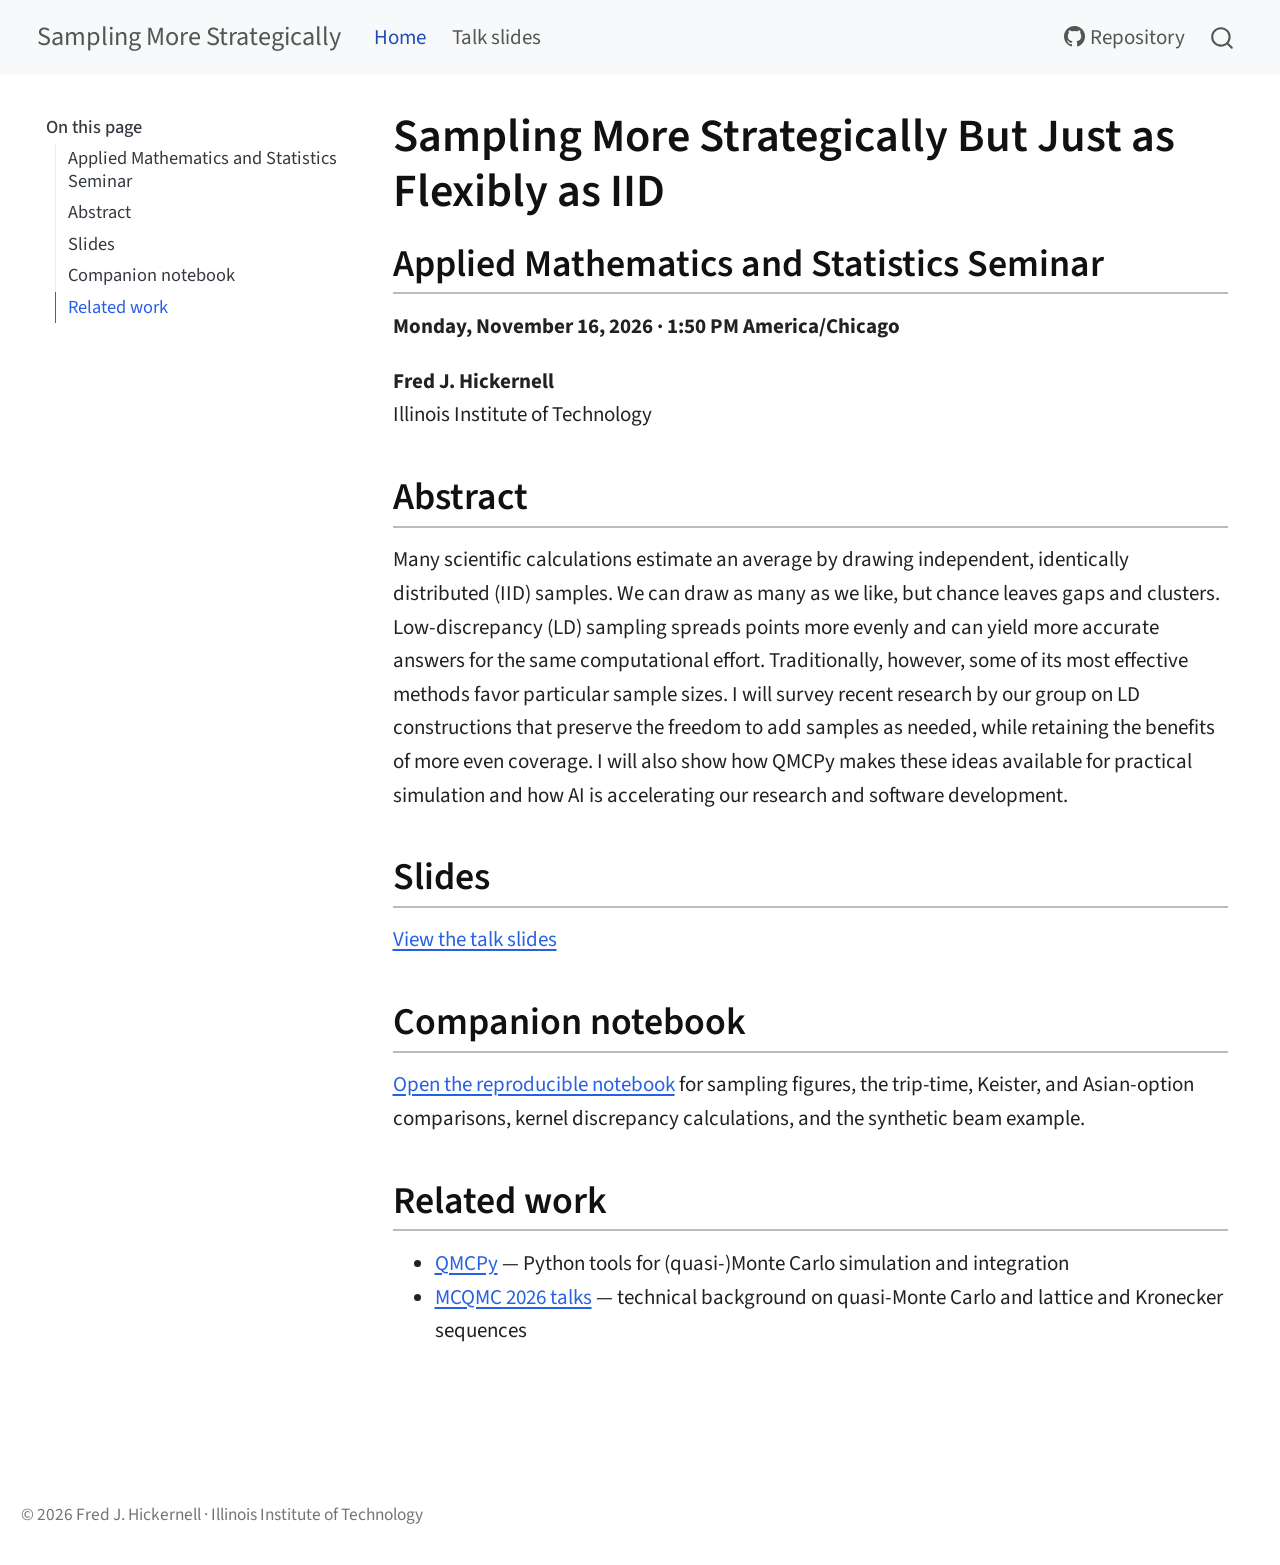
<file: index.html>
<!DOCTYPE html>
<html xmlns="http://www.w3.org/1999/xhtml" lang="en" xml:lang="en"><head>

<meta charset="utf-8">
<meta name="generator" content="quarto-1.11.9">

<meta name="viewport" content="width=device-width, initial-scale=1.0, user-scalable=yes">


<title>Sampling More Strategically But Just as Flexibly as IID – Sampling More Strategically</title>
<style>
/* Default styles provided by pandoc.
** See https://pandoc.org/MANUAL.html#variables-for-html for config info.
*/
span.smallcaps{font-variant: small-caps;}
div.columns{display: flex; gap: 1.5em;}
div.column{flex: auto;}
@media screen {
div.columns{gap: min(4vw, 1.5em);}
div.column{overflow-x: auto;}
}
div.hanging-indent{margin-left: 1.5em; text-indent: -1.5em;}
ul.task-list{list-style: none;}
ul.task-list li input[type="checkbox"] {
  width: 0.8em;
  margin: 0 0.8em 0.2em -1em; /* quarto-specific, see https://github.com/quarto-dev/quarto-cli/issues/4556 */ 
  vertical-align: middle;
}
</style>


<script src="site_libs/quarto-nav/quarto-nav.js"></script>
<script src="site_libs/quarto-nav/headroom.min.js"></script>
<script src="site_libs/clipboard/clipboard.min.js"></script>
<script src="site_libs/quarto-search/autocomplete.umd.js"></script>
<script src="site_libs/quarto-search/fuse.min.js"></script>
<script src="site_libs/quarto-search/quarto-search.js"></script>
<meta name="quarto:offset" content="./">
<script src="site_libs/quarto-html/quarto.js" type="module"></script>
<script src="site_libs/quarto-html/tabsets/tabsets.js" type="module"></script>
<script src="site_libs/quarto-html/scrollable-regions/scrollable-regions.js" type="module"></script>
<script src="site_libs/quarto-html/popper.min.js"></script>
<script src="site_libs/quarto-html/tippy.umd.min.js"></script>
<script src="site_libs/quarto-html/anchor.min.js"></script>
<link href="site_libs/quarto-html/tippy.css" rel="stylesheet">
<link href="site_libs/quarto-html/quarto-syntax-highlighting-63b5708e65d6cd79cd7618c58d0c21e7.css" rel="stylesheet" id="quarto-text-highlighting-styles">
<script src="site_libs/bootstrap/bootstrap.min.js"></script>
<link href="site_libs/bootstrap/bootstrap-icons.css" rel="stylesheet">
<link href="site_libs/bootstrap/bootstrap-d68023ae69ce96d6f708ba6e81768b6c.min.css" rel="stylesheet" append-hash="true" id="quarto-bootstrap" data-mode="light">
<script id="quarto-search-options" type="application/json">{
  "location": "navbar",
  "copy-button": false,
  "collapse-after": 3,
  "panel-placement": "end",
  "type": "overlay",
  "limit": 50,
  "keyboard-shortcut": [
    "f",
    "/",
    "s"
  ],
  "show-item-context": false,
  "language": {
    "search-no-results-text": "No results",
    "search-matching-documents-text": "matching documents",
    "search-copy-link-title": "Copy link to search",
    "search-hide-matches-text": "Hide additional matches",
    "search-more-match-text": "more match in this document",
    "search-more-matches-text": "more matches in this document",
    "search-clear-button-title": "Clear",
    "search-text-placeholder": "",
    "search-detached-cancel-button-title": "Cancel",
    "search-submit-button-title": "Submit",
    "search-label": "Search"
  }
}</script>
<script>
  // Shared semantic notation for MathJax in Quarto RevealJS slides.
  // A string defines a zero-argument macro; [replacement, n] defines one
  // with n arguments. Backslashes are escaped for JavaScript strings.
  // The companion hickernell-latex-macros.tex is not yet synchronized with
  // this registry; equivalent definitions should eventually share one source.
  window.MathJax = {
    startup: {
      typeset: false,
      pageReady: () => {
        const typesetAndLayout = (() => {
          let busy = false;
          let queued = false;

          const run = async () => {
            if (busy) {
              queued = true;
              return;
            }
            busy = true;
            queued = false;

            try {
              await MathJax.typesetPromise();
              if (window.Reveal && typeof Reveal.layout === "function") {
                Reveal.layout();
              }
            } finally {
              busy = false;
              if (queued) {
                requestAnimationFrame(run);
              }
            }
          };

          return () => requestAnimationFrame(run);
        })();

        return MathJax.startup.defaultPageReady().then(() => {
          if (window.Reveal) {
            Reveal.on("ready", typesetAndLayout);
            Reveal.on("slidechanged", typesetAndLayout);
            Reveal.on("fragmentshown", typesetAndLayout);
            Reveal.on("fragmenthidden", typesetAndLayout);
          }
          typesetAndLayout();
        });
      }
    },
    
    svg: {
      mtextInheritFont: true,
      fontCache: "global"
    },
    
    tex: {
      macros: {

        // Presentation helpers
        mathlink: ["\\href{#1}{\\text{\\color{##0f8b8d}{#2}}}", 2],
        yamlref: ["{\\text{#1}}", 1],
        frag: ["{\\class{fragment}{#2}}", 2],
        alert: ["{\\class{alert}{#1}}", 1],
        alerttext: ["{\\class{alert}{\\text{#1}}}", 1],
        alerttextsf: ["{\\class{alert}{\\textsf{#1}}}",1],
        mat: ["{\\mathsf{#1}}", 1],
        tens: ["{\\mathcal{#1}}", 1],
        vct: ["{\\boldsymbol{#1}}", 1],
        notimplies: "\\ \\mathrel{\\not\\!\\!\\!\\Longrightarrow}",
        convas: ["\\xrightarrow{\\mathsf{a.s.}}", 0],
        convp:  ["\\xrightarrow{\\Prob}", 0],
        convd:  ["\\xrightarrow{\\mathsf{d}}", 0],

        nconvas: ["\\mathrel{\\;\\not\\!\\!\\!\\xrightarrow{\\mathsf{a.s.}}}", 0],
        nconvp:  ["\\mathrel{\\;\\not\\!\\xrightarrow{\\Prob}}", 0],
        nconvd:  ["\\mathrel{\\;\\not\\!\\xrightarrow{\\mathsf{d}}}", 0],

        asto: ["\\xrightarrow{\\mathsf{a.s.}}", 0],
        pto:  ["\\xrightarrow{\\Prob}", 0],
        dto:  ["\\xrightarrow{\\mathsf{d}}", 0],

        // Common mathematical operators
        success: "{\\operatorname{succ}}",
        sinc:    "{\\operatorname{sinc}}",
        sech:    "{\\operatorname{sech}}",
        csch:    "{\\operatorname{csch}}",

        // Probability and expectation; exercise notation uses exstar below
        Prob: "{\\mathbb{P}}",
        Ex:   "{\\mathbb{E}}", // expectation, not exercise


        dist:  "{\\operatorname{dist}}",
        Dsc:  "{\\operatorname{D}}",
        ESD:  "{\\operatorname{ESD}}",
        WESD:  "{\\operatorname{WESD}}",
        Vtn:   "{\\operatorname{V}}",
        spn:   "{\\operatorname{span}}",
        sgn:   "{\\operatorname{sgn}}",
        releff: "{\\operatorname{rel-eff}}",
        mse:   "{\\operatorname{mse}}",
        rmse:  "{\\operatorname{rmse}}",
        rank:  "{\\operatorname{rank}}",
        erfc:  "{\\operatorname{erfc}}",
        erf:   "{\\operatorname{erf}}",
        cov:   "{\\operatorname{cov}}",
        cost:  "{\\operatorname{cost}}",
        comp:  "{\\operatorname{comp}}",
        corr:  "{\\operatorname{corr}}",
        diag:  "{\\operatorname{diag}}",
        power: "{\\operatorname{power}}",
        var:   "{\\operatorname{var}}",
        opt:   "{\\operatorname{opt}}",
        brandnew: "{\\operatorname{new}}",
        std:   "{\\operatorname{std}}",
        se:    "{\\operatorname{se}}",
        kurt:  "{\\operatorname{kurt}}",
        med:   "{\\operatorname{med}}",
        vol:   "{\\operatorname{vol}}",
        bias:  "{\\operatorname{bias}}",
        RR:   "{\\mathcal{R}}",
        SS:   "{\\operatorname{SS}}",
        RSS:  "{\\operatorname{RSS}}",
        SST:  "{\\operatorname{SST}}",
        SSR:  "{\\operatorname{SSR}}",
        SSB:  "{\\operatorname{SSB}}",
        SSW:  "{\\operatorname{SSW}}",
        MSB:  "{\\operatorname{MSB}}",
        MSW:  "{\\operatorname{MSW}}",

        // Probability distributions
        Bern:  "{\\operatorname{Bern}}",
        Bin:   "{\\operatorname{Bin}}",
        Unif:  "{\\operatorname{Unif}}",
        Norm:  "{\\operatorname{Norm}}",
        Exp:   "{\\operatorname{Exp}}",
        Gam:   "{\\operatorname{Gamma}}",
        Pois:  "{\\operatorname{Pois}}",
        Geom:  "{\\operatorname{Geom}}",
        Cauchy:"{\\operatorname{Cauchy}}",
        Laplace:"{\\operatorname{Laplace}}",
        Beta:  "{\\operatorname{Beta}}",
        Weibull:"{\\operatorname{Weibull}}",
        Lognorm:"{\\operatorname{Lognormal}}",
        GP:     "{\\operatorname{GP}}",

        argmin: ["\\operatorname*{argmin}", 0],
        argmax: ["\\operatorname*{argmax}", 0],
        Argmin: ["\\argmin\\limits_{#1}", 1],
        Argmax: ["\\argmax\\limits_{#1}", 1],

        sign:  "{\\operatorname{sign}}",
        spann: "{\\operatorname{span}}",
        cond:  "{\\operatorname{cond}}",
        trace: "{\\operatorname{trace}}",
        det:   "{\\operatorname{det}}",
        Si:    "{\\operatorname{Si}}",
        col:   "{\\operatorname{col}}",
        nullspace: "{\\operatorname{null}}",
        Order: "{\\mathcal{O}}",
        logit: "{\\operatorname{logit}}",
        probit: "{\\operatorname{probit}}",

        IIDsim: "\\mathrel{\\stackrel{\\mathrm{IID}}{\\sim}}",
        LDsim:  "\\mathrel{\\stackrel{\\mathrm{LD}}{\\sim}}",
        appxsim: "\\mathrel{\\stackrel{\\cdot}{\\sim}}",

        naturals:  "{\\mathbb{N}}",
        natzero:   "{\\mathbb{N}_0}",
        integers:  "{\\mathbb{Z}}",
        rationals: "{\\mathbb{Q}}",
        reals:     "{\\mathbb{R}}",
        complex:   "{\\mathbb{C}}",
        bbone:     "{\\mathbb{1}}",
        indic:     "{\\mathop{\\mathchoice{\\large\\mathbb{1}}{\\large\\mathbb{1}}{\\mathbb{1}}{\\mathbb{1}}}}",  // indic: enlarged blackboard-bold indicator (uses mathchoice so subscripts scale)

        abs:  ["{\\left\\lvert #1 \\right\\rvert}", 1],
        norm: ["{\\left\\lVert #1 \\right\\rVert}", 1],
        ip:   ["{\\left\\langle #1, #2 \\right\\rangle}", 2],
        dim:   "{\\operatorname{dim}}",
        df:   "{\\mathrm{df}}",
        SE:   "{\\operatorname{SE}}",


        bvec: ["{\\boldsymbol{#1}}", 1],
        avec: ["{\\vec{#1}}", 1],
        vecsym: ["{\\boldsymbol{#1}}", 1],

        va:  "{\\boldsymbol{a}}",
        vb:  "{\\boldsymbol{b}}",
        vc:  "{\\boldsymbol{c}}",
        vd:  "{\\boldsymbol{d}}",
        ve:  "{\\boldsymbol{e}}",
        vf:  "{\\boldsymbol{f}}",
        vg:  "{\\boldsymbol{g}}",
        vh:  "{\\boldsymbol{h}}",
        vi:  "{\\boldsymbol{i}}",
        vj:  "{\\boldsymbol{j}}",
        vk:  "{\\boldsymbol{k}}",
        vl:  "{\\boldsymbol{l}}",
        vm:  "{\\boldsymbol{m}}",
        vn:  "{\\boldsymbol{n}}",
        vo:  "{\\boldsymbol{o}}",
        vp:  "{\\boldsymbol{p}}",
        vq:  "{\\boldsymbol{q}}",
        vr:  "{\\boldsymbol{r}}",
        vs:  "{\\boldsymbol{s}}",
        vt:  "{\\boldsymbol{t}}",
        vu:  "{\\boldsymbol{u}}",
        vv:  "{\\boldsymbol{v}}",
        vw:  "{\\boldsymbol{w}}",
        vx:  "{\\boldsymbol{x}}",
        vy:  "{\\boldsymbol{y}}",
        vz:  "{\\boldsymbol{z}}",

        vA:  "{\\boldsymbol{A}}",
        vB:  "{\\boldsymbol{B}}",
        vC:  "{\\boldsymbol{C}}",
        vD:  "{\\boldsymbol{D}}",
        vE:  "{\\boldsymbol{E}}",
        vF:  "{\\boldsymbol{F}}",
        vG:  "{\\boldsymbol{G}}",
        vH:  "{\\boldsymbol{H}}",
        vI:  "{\\boldsymbol{I}}",
        vJ:  "{\\boldsymbol{J}}",
        vK:  "{\\boldsymbol{K}}",
        vL:  "{\\boldsymbol{L}}",
        vM:  "{\\boldsymbol{M}}",
        vN:  "{\\boldsymbol{N}}",
        vO:  "{\\boldsymbol{O}}",
        vP:  "{\\boldsymbol{P}}",
        vQ:  "{\\boldsymbol{Q}}",
        vR:  "{\\boldsymbol{R}}",
        vS:  "{\\boldsymbol{S}}",
        vT:  "{\\boldsymbol{T}}",
        vU:  "{\\boldsymbol{U}}",
        vV:  "{\\boldsymbol{V}}",
        vW:  "{\\boldsymbol{W}}",
        vX:  "{\\boldsymbol{X}}",
        vY:  "{\\boldsymbol{Y}}",
        vZ:  "{\\boldsymbol{Z}}",

        
        tvf: "{\\widetilde{\\boldsymbol{f}}}",
        tvy: "{\\widetilde{\\boldsymbol{y}}}",
        
        tg:  "{\\widetilde{g}}",
        tK:  "{\\widetilde{K}}",
        tX:  "{\\widetilde{X}}",
        tY:  "{\\widetilde{Y}}",
        tZ:  "{\\widetilde{Z}}",
        tildeh: "{\\widetilde{h}}",

        valpha: "{\\boldsymbol{\\alpha}}",
        vbeta:  "{\\boldsymbol{\\beta}}",
        vgamma: "{\\boldsymbol{\\gamma}}",
        vdelta: "{\\boldsymbol{\\delta}}",
        vDelta: "{\\boldsymbol{\\Delta}}",
        vepsilon: "{\\boldsymbol{\\epsilon}}",
        vveps: "{\\boldsymbol{\\varepsilon}}",
        vlambda:  "{\\boldsymbol{\\lambda}}",
        vsigma:   "{\\boldsymbol{\\sigma}}",
        vtheta:   "{\\boldsymbol{\\theta}}",
        vTheta:   "{\\boldsymbol{\\Theta}}",
        vomega:   "{\\boldsymbol{\\omega}}",
        vpi:      "{\\boldsymbol{\\pi}}",
        vphi:     "{\\boldsymbol{\\phi}}",
        vPhi:     "{\\boldsymbol{\\Phi}}",
        vmu:      "{\\boldsymbol{\\mu}}",
        vnu:     "{\\boldsymbol{\\nu}}",
        vzeta:   "{\\boldsymbol{\\zeta}}",

        mA: "{\\mathsf{A}}",
        mH: "{\\mathsf{H}}",
        mX: "{\\mathsf{X}}",
        mY: "{\\mathsf{Y}}",
        mW: "{\\mathsf{W}}",
        mP: "{\\mathsf{P}}",
        mQ: "{\\mathsf{Q}}",
        mV: "{\\mathsf{V}}",
        mR: "{\\mathsf{R}}",
        mI: "{\\mathsf{I}}",
        mzero: "{\\mathsf{0}}",
        mone: "{\\mathsf{1}}",

        htheta: "{\\widehat{\\theta}}",
        hvtheta: "{\\widehat{\\boldsymbol{\\theta}}}",
        tvtheta: "{\\widetilde{\\boldsymbol{\\theta}}}",
        hTheta: "{\\widehat{\\Theta}}",
        hbeta:  "{\\widehat{\\beta}}",
        hvbeta: "{\\widehat{\\boldsymbol{\\beta}}}",
        hlambda: "{\\widehat{\\lambda}}",
        hmu:    "{\\widehat{\\mu}}",
        hvmu:   "{\\widehat{\\boldsymbol{\\mu}}}",
        hsigma: "{\\widehat{\\sigma}}",
        hSigma: "{\\widehat{\\Sigma}}",
        hp:    "{\\widehat{p}}",
        hJ:    "{\\widehat{J}}",
        hf:    "{\\widehat{f}}",
        hF:    "{\\widehat{F}}",
        hP:     "{\\widehat{P}}",
        hX:     "{\\widehat{X}}",
        hY:     "{\\widehat{Y}}",
        hvY:    "{\\widehat{\\boldsymbol{Y}}}",
        hvx:    "{\\widehat{\\boldsymbol{x}}}",
        hZ:     "{\\widehat{Z}}",
        hveps:   "{\\widehat{\\varepsilon}}",
        hvveps: "{\\widehat{\\boldsymbol{\\varepsilon}}}",

        ct: "{\\mathcal{T}}",
        ch: "{\\mathcal{H}}",
        ck: "{\\mathcal{K}}",
        cf: "{\\mathcal{F}}",
        cc: "{\\mathcal{C}}",
        cx: "{\\mathcal{X}}",

        vzero: "{\\boldsymbol{0}}",
        vone:  "{\\boldsymbol{1}}",
        vinf:  "{\\boldsymbol{\\infty}}",
        
        barD: "{\\overline{D}}",
        barx: "{\\overline{x}}",
        barX: "{\\overline{X}}",
        barY: "{\\overline{Y}}",
        bary: "{\\overline{y}}",
        barZ: "{\\overline{Z}}",

        me:  "{\\mathrm{e}}",
        mi:  "{\\mathrm{i}}",
        mpi: "{\\mathrm{\\pi}}",
        mK: "{\\mathsf{K}}",
        tmK: "{\\widetilde{\\mathsf{K}}}",
        mLambda: "{\\mathsf{\\Lambda}}",
        mSigma: "{\\mathsf{\\Sigma}}",

        dif: "{\\mathrm{d}}",
        IID: "{\\mathrm{IID}}",
        MLE: "{\\mathrm{MLE}}",
        LRT: "{\\mathrm{LRT}}",

        // Exercise markers and exercise-specific relations
        exstar: "{\\mathop{\\mathchoice{\\color{gold}{\\Large\\star}}{\\color{gold}{\\Large\\star}}{\\color{gold}{\\large\\star}}{\\color{gold}{\\star}}}}",
        exeq: "{\\mathrel{\\,\\overset{\\exstar}{=}\\,}}",
        exsim: "{\\mathrel{\\,\\overset{\\exstar}{\\sim}\\,}}",
        
      } 
    }
  };
</script>


<link rel="stylesheet" href="classlib/classlib/quarto/website/hickernell-website.css">
</head>

<body class="floating nav-fixed quarto-light"><a id="quarto-skip-link" class="visually-hidden-focusable" href="#quarto-document-content">Skip to main content</a>

<div id="quarto-search-results"></div>
  <header id="quarto-header" class="headroom fixed-top">
    <nav class="navbar navbar-expand-lg " data-bs-theme="dark" aria-label="Site">
      <div class="navbar-container container-fluid">
      <div class="navbar-brand-container mx-auto">
    <a class="navbar-brand" href="./index.html">
    <span class="navbar-title">Sampling More Strategically</span>
    </a>
  </div>
          <button class="navbar-toggler" type="button" data-bs-toggle="collapse" data-bs-target="#navbarCollapse" aria-controls="navbarCollapse" aria-expanded="false" aria-label="Toggle navigation" onclick="if (window.quartoToggleHeadroom) { window.quartoToggleHeadroom(); }">
  <span class="navbar-toggler-icon"></span>
</button>
          <div class="collapse navbar-collapse" id="navbarCollapse">
            <ul class="navbar-nav navbar-nav-scroll me-auto">
  <li class="nav-item">
    <a class="nav-link active" href="./index.html" aria-current="page"> 
<span class="menu-text">Home</span></a>
  </li>  
  <li class="nav-item">
    <a class="nav-link" href="./slides/StrategicSampling.html"> 
<span class="menu-text">Talk slides</span></a>
  </li>  
</ul>
            <ul class="navbar-nav navbar-nav-scroll ms-auto">
  <li class="nav-item">
    <a class="nav-link" href="https://github.com/fjhickernell/StrategicSamplingColloquium"> <i class="bi bi-github" role="img">
</i> 
<span class="menu-text">Repository</span></a>
  </li>  
</ul>
          </div> <!-- /navcollapse -->
            <div class="quarto-navbar-tools">
</div>
            <div id="quarto-search" class="" title="Search"></div>
      </div> <!-- /container-fluid -->
    </nav>
</header>
<!-- content -->
<div id="quarto-content" class="quarto-container page-columns page-rows-contents page-layout-article page-navbar">
<!-- sidebar -->
  <nav id="quarto-sidebar" class="sidebar collapse collapse-horizontal quarto-sidebar-collapse-item sidebar-navigation floating overflow-auto" aria-label="Section">
    <nav id="TOC" role="doc-toc" aria-labelledby="toc-title" class="toc-active">
    <h2 id="toc-title">On this page</h2>
   
  <ul>
  <li><a href="#applied-mathematics-and-statistics-seminar" id="toc-applied-mathematics-and-statistics-seminar" class="nav-link active" data-scroll-target="#applied-mathematics-and-statistics-seminar">Applied Mathematics and Statistics Seminar</a></li>
  <li><a href="#abstract" id="toc-abstract" class="nav-link" data-scroll-target="#abstract">Abstract</a></li>
  <li><a href="#slides" id="toc-slides" class="nav-link" data-scroll-target="#slides">Slides</a></li>
  <li><a href="#companion-notebook" id="toc-companion-notebook" class="nav-link" data-scroll-target="#companion-notebook">Companion notebook</a></li>
  <li><a href="#related-work" id="toc-related-work" class="nav-link" data-scroll-target="#related-work">Related work</a></li>
  </ul>
</nav>
</nav>
<div id="quarto-sidebar-glass" class="quarto-sidebar-collapse-item" data-bs-toggle="collapse" data-bs-target=".quarto-sidebar-collapse-item"></div>
<!-- margin-sidebar -->
    <div id="quarto-margin-sidebar" class="sidebar margin-sidebar zindex-bottom">
    </div>
<!-- main -->
<main class="content" id="quarto-document-content" tabindex="-1">

<header id="title-block-header" class="quarto-title-block default">
<div class="quarto-title">
<h1 class="title">Sampling More Strategically But Just as Flexibly as IID</h1>
</div>



<div class="quarto-title-meta">

    
  
    
  </div>
  


</header>


<section id="applied-mathematics-and-statistics-seminar" class="level2">
<h2 class="anchored" data-anchor-id="applied-mathematics-and-statistics-seminar">Applied Mathematics and Statistics Seminar</h2>
<p><strong>Monday, November 16, 2026 · 1:50 PM America/Chicago</strong></p>
<p><strong>Fred J. Hickernell</strong><br> Illinois Institute of Technology</p>
</section>
<section id="abstract" class="level2">
<h2 class="anchored" data-anchor-id="abstract">Abstract</h2>
<p>Many scientific calculations estimate an average by drawing independent, identically distributed (IID) samples. We can draw as many as we like, but chance leaves gaps and clusters. Low-discrepancy (LD) sampling spreads points more evenly and can yield more accurate answers for the same computational effort. Traditionally, however, some of its most effective methods favor particular sample sizes. I will survey recent research by our group on LD constructions that preserve the freedom to add samples as needed, while retaining the benefits of more even coverage. I will also show how QMCPy makes these ideas available for practical simulation and how AI is accelerating our research and software development.</p>
</section>
<section id="slides" class="level2">
<h2 class="anchored" data-anchor-id="slides">Slides</h2>
<p><a href="slides/StrategicSampling.html">View the talk slides</a></p>
</section>
<section id="companion-notebook" class="level2">
<h2 class="anchored" data-anchor-id="companion-notebook">Companion notebook</h2>
<p><a href="https://github.com/fjhickernell/StrategicSamplingColloquium/blob/main/notebooks/StrategicSampling.ipynb">Open the reproducible notebook</a> for sampling figures, the trip-time, Keister, and Asian-option comparisons, kernel discrepancy calculations, and the synthetic beam example.</p>
</section>
<section id="related-work" class="level2">
<h2 class="anchored" data-anchor-id="related-work">Related work</h2>
<ul>
<li><a href="https://qmcpy.org/">QMCPy</a> — Python tools for (quasi-)Monte Carlo simulation and integration</li>
<li><a href="https://fjhickernell.github.io/MCQMC26/">MCQMC 2026 talks</a> — technical background on quasi-Monte Carlo and lattice and Kronecker sequences</li>
</ul>


</section>

</main> <!-- /main -->
<script id="quarto-html-after-body" type="application/javascript">
  window.document.addEventListener("DOMContentLoaded", function (event) {
    const icon = "";
    const anchorJS = new window.AnchorJS();
    anchorJS.options = {
      placement: 'right',
      icon: icon
    };
    anchorJS.add('.anchored');
    const isCodeAnnotation = (el) => {
      for (const clz of el.classList) {
        if (clz.startsWith('code-annotation-')) {                     
          return true;
        }
      }
      return false;
    }
    const onCopySuccess = function(e) {
      // button target
      const button = e.trigger;
      // don't keep focus
      button.blur();
      // flash "checked"
      button.classList.add('code-copy-button-checked');
      var currentTitle = button.getAttribute("title");
      button.setAttribute("title", "Copied!");
      let tooltip;
      if (window.bootstrap) {
        button.setAttribute("data-bs-toggle", "tooltip");
        button.setAttribute("data-bs-placement", "left");
        button.setAttribute("data-bs-title", "Copied!");
        tooltip = new bootstrap.Tooltip(button, 
          { trigger: "manual", 
            customClass: "code-copy-button-tooltip",
            offset: [0, -8]});
        tooltip.show();    
      }
      setTimeout(function() {
        if (tooltip) {
          tooltip.hide();
          button.removeAttribute("data-bs-title");
          button.removeAttribute("data-bs-toggle");
          button.removeAttribute("data-bs-placement");
        }
        button.setAttribute("title", currentTitle);
        button.classList.remove('code-copy-button-checked');
      }, 1000);
      // clear code selection
      e.clearSelection();
    }
    const getTextToCopy = function(trigger) {
      const outerScaffold = trigger.parentElement.cloneNode(true);
      const codeEl = outerScaffold.querySelector('code');
      for (const childEl of codeEl.children) {
        if (isCodeAnnotation(childEl)) {
          childEl.remove();
        }
      }
      return codeEl.innerText;
    }
    const clipboard = new window.ClipboardJS('.code-copy-button:not([data-in-quarto-modal])', {
      text: getTextToCopy
    });
    clipboard.on('success', onCopySuccess);
    if (window.document.getElementById('quarto-embedded-source-code-modal')) {
      const clipboardModal = new window.ClipboardJS('.code-copy-button[data-in-quarto-modal]', {
        text: getTextToCopy,
        container: window.document.getElementById('quarto-embedded-source-code-modal')
      });
      clipboardModal.on('success', onCopySuccess);
    }
      var localhostRegex = new RegExp(/^(?:http|https):\/\/localhost\:?[0-9]*\//);
      var mailtoRegex = new RegExp(/^mailto:/);
        var filterRegex = new RegExp('/' + window.location.host + '/');
      const newWindowLabel = "(opens in a new tab)";
      const newWindowNoteId = "quarto-ext-newwindow-label";
      // Links reference one hidden label through aria-describedby, so the
      // announcement never changes their accessible name.
      var describeNewWindow = (link) => {
        if (!window.document.getElementById(newWindowNoteId)) {
          var newWindowNote = window.document.createElement("span");
          newWindowNote.id = newWindowNoteId;
          newWindowNote.hidden = true;
          newWindowNote.textContent = newWindowLabel;
          window.document.body.appendChild(newWindowNote);
        }
        var describedBy = (link.getAttribute("aria-describedby") || "").split(/\s+/).filter(Boolean);
        if (!describedBy.includes(newWindowNoteId)) {
          describedBy.push(newWindowNoteId);
          link.setAttribute("aria-describedby", describedBy.join(" "));
        }
      }
      var isInternal = (href) => {
          return filterRegex.test(href) || localhostRegex.test(href) || mailtoRegex.test(href);
      }
      // Inspect non-navigation links and adorn them if external
      window.quartoDecorateExternalLinks = function (root) {
     var links = (root || window.document).querySelectorAll('a[href]:not(.nav-link):not(.navbar-brand):not(.toc-action):not(.sidebar-link):not(.sidebar-item-toggle):not(.pagination-link):not(.no-external):not([aria-hidden]):not(.dropdown-item):not(.quarto-navigation-tool):not(.about-link)');
      for (var i=0; i<links.length; i++) {
        const link = links[i];
        if (!isInternal(link.href)) {
          // undo the damage that might have been done by quarto-nav.js in the case of
          // links that we want to consider external
          if (link.dataset.originalHref !== undefined) {
            link.href = link.dataset.originalHref;
          }
            // target, if specified
            link.setAttribute("target", "_blank");
            if (link.getAttribute("rel") === null) {
              link.setAttribute("rel", "noopener");
            }
            describeNewWindow(link);
          if (!link.classList.contains('no-external-icon')) {
          }
        }
      }
      };
      window.quartoDecorateExternalLinks(window.document);
    // Esc closes the popup (WCAG 1.4.13) and focus leaving both trigger and
    // popup closes it (WCAG 2.4.11); tippy handles neither for interactive popups.
    const hideOnEscAndFocusOut = {
      name: 'hideOnEscAndFocusOut',
      defaultValue: true,
      fn(instance) {
        const dismiss = () => {
          // A show scheduled by the trigger delay would otherwise reopen it
          instance.clearDelayTimeouts();
          instance.hide();
        };
        const onKeyDown = (event) => {
          if (event.key !== 'Escape') {
            return;
          }
          // Keep Esc from also reaching page handlers (e.g. reveal.js overview),
          // except an open reveal.js slide menu, which Esc should close too.
          // The menu handles keys only when its keyboard option is on.
          const menuHandlesEsc = window.Reveal?.getPlugin?.('menu')?.isOpen() &&
            window.Reveal.getConfig().menu?.keyboard !== false;
          if (!menuHandlesEsc) {
            event.stopPropagation();
          }
          if (instance.popper.contains(window.document.activeElement)) {
            // Disabled while refocusing so the focus trigger does not reopen it
            instance.disable();
            instance.reference.focus();
            instance.enable();
          }
          dismiss();
        };
        const onFocusOut = (event) => {
          const target = event.relatedTarget;
          if (target && !instance.reference.contains(target) &&
              !instance.popper.contains(target)) {
            dismiss();
          }
        };
        // On the trigger too: a click trigger (code-annotations: select) has no
        // blur handling. Attached for the instance's lifetime so leaving the
        // trigger also cancels a show still pending on the trigger delay.
        instance.reference.addEventListener('focusout', onFocusOut);
        return {
          onShow() {
            window.document.addEventListener('keydown', onKeyDown, true);
            instance.popper.addEventListener('focusout', onFocusOut);
          },
          onHide() {
            window.document.removeEventListener('keydown', onKeyDown, true);
            instance.popper.removeEventListener('focusout', onFocusOut);
          },
          onDestroy() {
            instance.reference.removeEventListener('focusout', onFocusOut);
          },
        };
      },
    };
    function tippyHover(el, contentFn, onTriggerFn, onUntriggerFn) {
      const config = {
        allowHTML: true,
        maxWidth: 500,
        delay: 100,
        arrow: false,
        appendTo: function(el) {
            return el.parentElement;
        },
        interactive: true,
        interactiveBorder: 10,
        theme: 'quarto',
        placement: 'bottom-start',
        plugins: [hideOnEscAndFocusOut],
      };
      if (contentFn) {
        config.content = contentFn;
      }
      if (onTriggerFn) {
        config.onTrigger = onTriggerFn;
      }
      if (onUntriggerFn) {
        config.onUntrigger = onUntriggerFn;
      }
      window.tippy(el, config); 
    }
    const noterefs = window.document.querySelectorAll('a[role="doc-noteref"]');
    for (var i=0; i<noterefs.length; i++) {
      const ref = noterefs[i];
      tippyHover(ref, function() {
        // use id or data attribute instead here
        let href = ref.getAttribute('data-footnote-href') || ref.getAttribute('href');
        try { href = new URL(href).hash; } catch {}
        const id = href.replace(/^#\/?/, "");
        const note = window.document.getElementById(id);
        if (note) {
          return note.innerHTML;
        } else {
          return "";
        }
      });
    }
    const xrefs = window.document.querySelectorAll('a.quarto-xref');
    const processXRef = (id, note) => {
      // Strip column container classes
      const stripColumnClz = (el) => {
        el.classList.remove("page-full", "page-columns");
        if (el.children) {
          for (const child of el.children) {
            stripColumnClz(child);
          }
        }
      }
      stripColumnClz(note)
      if (id === null || id.startsWith('sec-')) {
        // Special case sections, only their first couple elements
        const container = document.createElement("div");
        if (note.children && note.children.length > 2) {
          container.appendChild(note.children[0].cloneNode(true));
          for (let i = 1; i < note.children.length; i++) {
            const child = note.children[i];
            if (child.tagName === "P" && child.innerText === "") {
              continue;
            } else {
              container.appendChild(child.cloneNode(true));
              break;
            }
          }
          if (window.Quarto?.typesetMath) {
            window.Quarto.typesetMath(container);
          }
          return container.innerHTML
        } else {
          if (window.Quarto?.typesetMath) {
            window.Quarto.typesetMath(note);
          }
          return note.innerHTML;
        }
      } else {
        // Remove any anchor links if they are present
        const anchorLink = note.querySelector('a.anchorjs-link');
        if (anchorLink) {
          anchorLink.remove();
        }
        if (window.Quarto?.typesetMath) {
          window.Quarto.typesetMath(note);
        }
        if (note.classList.contains("callout")) {
          return note.outerHTML;
        } else {
          return note.innerHTML;
        }
      }
    }
    for (var i=0; i<xrefs.length; i++) {
      const xref = xrefs[i];
      tippyHover(xref, undefined, function(instance) {
        instance.disable();
        let url = xref.getAttribute('href');
        let hash = undefined; 
        if (url.startsWith('#')) {
          hash = url;
        } else {
          try { hash = new URL(url).hash; } catch {}
        }
        if (hash) {
          const id = hash.replace(/^#\/?/, "");
          const note = window.document.getElementById(id);
          if (note !== null) {
            try {
              const html = processXRef(id, note.cloneNode(true));
              instance.setContent(html);
            } finally {
              instance.enable();
              instance.show();
            }
          } else {
            // See if we can fetch this
            fetch(url.split('#')[0])
            .then(res => res.text())
            .then(html => {
              const parser = new DOMParser();
              const htmlDoc = parser.parseFromString(html, "text/html");
              const note = htmlDoc.getElementById(id);
              if (note !== null) {
                const html = processXRef(id, note);
                instance.setContent(html);
              } 
            }).finally(() => {
              instance.enable();
              instance.show();
            });
          }
        } else {
          // See if we can fetch a full url (with no hash to target)
          // This is a special case and we should probably do some content thinning / targeting
          fetch(url)
          .then(res => res.text())
          .then(html => {
            const parser = new DOMParser();
            const htmlDoc = parser.parseFromString(html, "text/html");
            const note = htmlDoc.querySelector('main.content');
            if (note !== null) {
              // This should only happen for chapter cross references
              // (since there is no id in the URL)
              // remove the first header
              if (note.children.length > 0 && note.children[0].tagName === "HEADER") {
                note.children[0].remove();
              }
              const html = processXRef(null, note);
              instance.setContent(html);
            } 
          }).finally(() => {
            instance.enable();
            instance.show();
          });
        }
      }, function(instance) {
      });
    }
        let selectedAnnoteEl;
        const selectorForAnnotation = ( cell, annotation) => {
          let cellAttr = 'data-code-cell="' + cell + '"';
          let lineAttr = 'data-code-annotation="' +  annotation + '"';
          const selector = 'span[' + cellAttr + '][' + lineAttr + ']';
          return selector;
        }
        const selectCodeLines = (annoteEl) => {
          const doc = window.document;
          const targetCell = annoteEl.getAttribute("data-target-cell");
          const targetAnnotation = annoteEl.getAttribute("data-target-annotation");
          const annoteSpan = window.document.querySelector(selectorForAnnotation(targetCell, targetAnnotation));
          const lines = annoteSpan.getAttribute("data-code-lines").split(",");
          const lineIds = lines.map((line) => {
            return targetCell + "-" + line;
          })
          // Each band is positioned against its own containing block, which is
          // not the offsetParent of the lines, so place it from client rects.
          const placeBand = (band, firstEl, lastEl, codeBlock) => {
            const container = band.offsetParent;
            if (container === null) {
              return;
            }
            const containerRect = container.getBoundingClientRect();
            // Reveal.js scales slides with a transform, so convert client
            // pixels back to the CSS pixels of the container.
            const scale = containerRect.height / container.offsetHeight || 1;
            const firstRect = firstEl.getBoundingClientRect();
            const lastRect = lastEl.getBoundingClientRect();
            const top = (firstRect.top - containerRect.top) / scale - container.clientTop + container.scrollTop;
            const height = (lastRect.bottom - firstRect.top) / scale;
            band.style.top = top - 2 + "px";
            band.style.height = height + 4 + "px";
            if (codeBlock) {
              // Without the copy button wrapper, the containing block is wider
              // than the code block, so span the code block explicitly.
              const blockRect = codeBlock.getBoundingClientRect();
              band.style.left = (blockRect.left - containerRect.left) / scale - container.clientLeft + container.scrollLeft + "px";
              band.style.width = blockRect.width / scale + "px";
            }
          };
          if (lineIds.length > 0) {
            const el = window.document.getElementById(lineIds[0]);
            const lastEl = window.document.getElementById(lineIds[lineIds.length - 1]);
            const parent = el.parentElement.parentElement;
            // cook up a div (if necessary) and position it
            let div = window.document.getElementById("code-annotation-line-highlight");
            if (div === null) {
              div = window.document.createElement("div");
              div.setAttribute("id", "code-annotation-line-highlight");
              div.style.position = 'absolute';
              parent.appendChild(div);
            }
            placeBand(div, el, lastEl, parent.closest("div.sourceCode") || parent);
            let gutterDiv = window.document.getElementById("code-annotation-line-highlight-gutter");
            if (gutterDiv === null) {
              gutterDiv = window.document.createElement("div");
              gutterDiv.setAttribute("id", "code-annotation-line-highlight-gutter");
              gutterDiv.style.position = 'absolute';
              const codeCell = window.document.getElementById(targetCell);
              const gutter = codeCell.querySelector('.code-annotation-gutter');
              gutter.appendChild(gutterDiv);
            }
            placeBand(gutterDiv, el, lastEl);
            selectedAnnoteEl = annoteEl;
          }
        };
        const unselectCodeLines = () => {
          const elementsIds = ["code-annotation-line-highlight", "code-annotation-line-highlight-gutter"];
          elementsIds.forEach((elId) => {
            const div = window.document.getElementById(elId);
            if (div) {
              div.remove();
            }
          });
          selectedAnnoteEl = undefined;
        };
          // Handle positioning of the toggle
      window.addEventListener(
        "resize",
        throttle(() => {
          elRect = undefined;
          if (selectedAnnoteEl) {
            selectCodeLines(selectedAnnoteEl);
          }
        }, 10)
      );
      function throttle(fn, ms) {
      let throttle = false;
      let timer;
        return (...args) => {
          if(!throttle) { // first call gets through
              fn.apply(this, args);
              throttle = true;
          } else { // all the others get throttled
              if(timer) clearTimeout(timer); // cancel #2
              timer = setTimeout(() => {
                fn.apply(this, args);
                timer = throttle = false;
              }, ms);
          }
        };
      }
        // Attach click handler to the DT
        const annoteDls = window.document.querySelectorAll('dt[data-target-cell]');
        for (const annoteDlNode of annoteDls) {
          annoteDlNode.addEventListener('click', (event) => {
            const clickedEl = event.target;
            if (clickedEl !== selectedAnnoteEl) {
              unselectCodeLines();
              const activeEl = window.document.querySelector('dt[data-target-cell].code-annotation-active');
              if (activeEl) {
                activeEl.classList.remove('code-annotation-active');
              }
              selectCodeLines(clickedEl);
              clickedEl.classList.add('code-annotation-active');
            } else {
              // Unselect the line
              unselectCodeLines();
              clickedEl.classList.remove('code-annotation-active');
            }
          });
        }
    const findCites = (el) => {
      const parentEl = el.parentElement;
      if (parentEl) {
        const cites = parentEl.dataset.cites;
        if (cites) {
          return {
            el,
            cites: cites.split(' ')
          };
        } else {
          return findCites(el.parentElement)
        }
      } else {
        return undefined;
      }
    };
    var bibliorefs = window.document.querySelectorAll('a[role="doc-biblioref"]');
    for (var i=0; i<bibliorefs.length; i++) {
      const ref = bibliorefs[i];
      const citeInfo = findCites(ref);
      if (citeInfo) {
        tippyHover(citeInfo.el, function() {
          var popup = window.document.createElement('div');
          citeInfo.cites.forEach(function(cite) {
            var citeDiv = window.document.createElement('div');
            citeDiv.classList.add('hanging-indent');
            citeDiv.classList.add('csl-entry');
            var biblioDiv = window.document.getElementById('ref-' + cite);
            if (biblioDiv) {
              citeDiv.innerHTML = biblioDiv.innerHTML;
            }
            popup.appendChild(citeDiv);
          });
          return popup.innerHTML;
        });
      }
    }
  });
  </script>
  <script type="application/javascript">
  window.quartoScrollableRegionsLabels = {"code":"Scrollable code","output":"Scrollable output"};
  </script>
</div> <!-- /content -->
<footer class="footer">
  <div class="nav-footer">
    <div class="nav-footer-left">
<p>© 2026 Fred J. Hickernell · Illinois Institute of Technology</p>
</div>   
    <div class="nav-footer-center">
      &nbsp;
    </div>
    <div class="nav-footer-right">
      &nbsp;
    </div>
  </div>
</footer>




</body></html>
</file>
<file: site_libs/quarto-html/tippy.css>
.tippy-box[data-animation=fade][data-state=hidden]{opacity:0}[data-tippy-root]{max-width:calc(100vw - 10px)}.tippy-box{position:relative;background-color:#333;color:#fff;border-radius:4px;font-size:14px;line-height:1.4;white-space:normal;outline:0;transition-property:transform,visibility,opacity}.tippy-box[data-placement^=top]>.tippy-arrow{bottom:0}.tippy-box[data-placement^=top]>.tippy-arrow:before{bottom:-7px;left:0;border-width:8px 8px 0;border-top-color:initial;transform-origin:center top}.tippy-box[data-placement^=bottom]>.tippy-arrow{top:0}.tippy-box[data-placement^=bottom]>.tippy-arrow:before{top:-7px;left:0;border-width:0 8px 8px;border-bottom-color:initial;transform-origin:center bottom}.tippy-box[data-placement^=left]>.tippy-arrow{right:0}.tippy-box[data-placement^=left]>.tippy-arrow:before{border-width:8px 0 8px 8px;border-left-color:initial;right:-7px;transform-origin:center left}.tippy-box[data-placement^=right]>.tippy-arrow{left:0}.tippy-box[data-placement^=right]>.tippy-arrow:before{left:-7px;border-width:8px 8px 8px 0;border-right-color:initial;transform-origin:center right}.tippy-box[data-inertia][data-state=visible]{transition-timing-function:cubic-bezier(.54,1.5,.38,1.11)}.tippy-arrow{width:16px;height:16px;color:#333}.tippy-arrow:before{content:"";position:absolute;border-color:transparent;border-style:solid}.tippy-content{position:relative;padding:5px 9px;z-index:1}
</file>
<file: site_libs/quarto-html/quarto-syntax-highlighting-63b5708e65d6cd79cd7618c58d0c21e7.css>
/* quarto syntax highlight colors */
:root {
  --quarto-hl-ot-color: #003B4F;
  --quarto-hl-at-color: #657422;
  --quarto-hl-ss-color: #20794D;
  --quarto-hl-an-color: #5E5E5E;
  --quarto-hl-fu-color: #4758AB;
  --quarto-hl-st-color: #20794D;
  --quarto-hl-cf-color: #003B4F;
  --quarto-hl-op-color: #5E5E5E;
  --quarto-hl-er-color: #AD0000;
  --quarto-hl-bn-color: #AD0000;
  --quarto-hl-al-color: #AD0000;
  --quarto-hl-va-color: #111111;
  --quarto-hl-bu-color: inherit;
  --quarto-hl-ex-color: inherit;
  --quarto-hl-pp-color: #AD0000;
  --quarto-hl-in-color: #5E5E5E;
  --quarto-hl-vs-color: #20794D;
  --quarto-hl-wa-color: #5E5E5E;
  --quarto-hl-do-color: #5E5E5E;
  --quarto-hl-im-color: #00769E;
  --quarto-hl-ch-color: #20794D;
  --quarto-hl-dt-color: #AD0000;
  --quarto-hl-fl-color: #AD0000;
  --quarto-hl-co-color: #5E5E5E;
  --quarto-hl-cv-color: #5E5E5E;
  --quarto-hl-cn-color: #8f5902;
  --quarto-hl-sc-color: #5E5E5E;
  --quarto-hl-dv-color: #AD0000;
  --quarto-hl-kw-color: #003B4F;
}

/* other quarto variables */
:root {
  --quarto-font-monospace: SFMono-Regular, Menlo, Monaco, Consolas, "Liberation Mono", "Courier New", monospace;
}

/* syntax highlight based on Pandoc's rules */
pre > code.sourceCode > span {
  color: #003B4F;
}

code.sourceCode > span {
  color: #003B4F;
}

div.sourceCode,
div.sourceCode pre.sourceCode {
  color: #003B4F;
}

/* Normal */
code span {
  color: #003B4F;
}

/* Alert */
code span.al {
  color: #AD0000;
  font-style: inherit;
}

/* Annotation */
code span.an {
  color: #5E5E5E;
  font-style: inherit;
}

/* Attribute */
code span.at {
  color: #657422;
  font-style: inherit;
}

/* BaseN */
code span.bn {
  color: #AD0000;
  font-style: inherit;
}

/* BuiltIn */
code span.bu {
  font-style: inherit;
}

/* ControlFlow */
code span.cf {
  color: #003B4F;
  font-weight: bold;
  font-style: inherit;
}

/* Char */
code span.ch {
  color: #20794D;
  font-style: inherit;
}

/* Constant */
code span.cn {
  color: #8f5902;
  font-style: inherit;
}

/* Comment */
code span.co {
  color: #5E5E5E;
  font-style: inherit;
}

/* CommentVar */
code span.cv {
  color: #5E5E5E;
  font-style: italic;
}

/* Documentation */
code span.do {
  color: #5E5E5E;
  font-style: italic;
}

/* DataType */
code span.dt {
  color: #AD0000;
  font-style: inherit;
}

/* DecVal */
code span.dv {
  color: #AD0000;
  font-style: inherit;
}

/* Error */
code span.er {
  color: #AD0000;
  font-style: inherit;
}

/* Extension */
code span.ex {
  font-style: inherit;
}

/* Float */
code span.fl {
  color: #AD0000;
  font-style: inherit;
}

/* Function */
code span.fu {
  color: #4758AB;
  font-style: inherit;
}

/* Import */
code span.im {
  color: #00769E;
  font-style: inherit;
}

/* Information */
code span.in {
  color: #5E5E5E;
  font-style: inherit;
}

/* Keyword */
code span.kw {
  color: #003B4F;
  font-weight: bold;
  font-style: inherit;
}

/* Operator */
code span.op {
  color: #5E5E5E;
  font-style: inherit;
}

/* Other */
code span.ot {
  color: #003B4F;
  font-style: inherit;
}

/* Preprocessor */
code span.pp {
  color: #AD0000;
  font-style: inherit;
}

/* SpecialChar */
code span.sc {
  color: #5E5E5E;
  font-style: inherit;
}

/* SpecialString */
code span.ss {
  color: #20794D;
  font-style: inherit;
}

/* String */
code span.st {
  color: #20794D;
  font-style: inherit;
}

/* Variable */
code span.va {
  color: #111111;
  font-style: inherit;
}

/* VerbatimString */
code span.vs {
  color: #20794D;
  font-style: inherit;
}

/* Warning */
code span.wa {
  color: #5E5E5E;
  font-style: italic;
}

.prevent-inlining {
  content: "</";
}

/*# sourceMappingURL=054cc16b9e9817627be6994582d2ffb5.css.map */
</file>
<file: classlib/classlib/quarto/website/hickernell-website.css>
/*
 * hickernell-website.css
 *
 * Shared website styles for HickernellAcademicLib
 * - Applied to Quarto website pages (not RevealJS slides)
 * - Optimized for teaching readability on large screens & projectors
 */

/* --------------------------------------------------
   Base typography (override Bootstrap / Quarto defaults)
-------------------------------------------------- */

html {
  font-size: 21px !important;
}

main.content {
  line-height: 1.6;
}

h1 { font-size: 2.2rem; }
h2 { font-size: 1.8rem; }
h3 { font-size: 1.45rem; }
h4 { font-size: 1.2rem; }

table {
  font-size: 1em;
  line-height: 1.4;
}

th,
td {
  padding: 0.4em 0.6em;
  vertical-align: top;
}

a {
  text-decoration-thickness: 0.08em;
  text-underline-offset: 0.15em;
}

/* --------------------------------------------------
   Navbar
-------------------------------------------------- */

/* Increase dropdown readability */
.navbar .dropdown-menu .dropdown-item {
  font-size: 1.1rem;
  padding-top: 0.45rem;
  padding-bottom: 0.45rem;
}

/* --------------------------------------------------
   Horizontal rules
-------------------------------------------------- */

main.content hr {
  opacity: 1;
  background: none;
  height: 0;
  border: 0;
  border-top: 2px solid #bbb;
  margin: 1.5rem 0;
}

/* --------------------------------------------------
   Section heading separators
-------------------------------------------------- */

main.content h2 {
  border-bottom: 2px solid #bbb;
  padding-bottom: 0.25rem;
  margin-bottom: 0.75rem;
}

/* --------------------------------------------------
   Semantic emphasis
-------------------------------------------------- */

main.content .key-point {
  border-left: 5px solid var(--bs-primary, #0d6efd);
  padding-left: 1em;
  margin: 1.25em 0;
  font-weight: 500;
}

main.content .key-point > :first-child {
  margin-top: 0;
}

main.content .key-point > :last-child {
  margin-bottom: 0;
}

/* --------------------------------------------------
   Footer
-------------------------------------------------- */

footer {
  margin-top: 2rem;
}

:root {
  --bs-body-font-size: 21px;
}

body {
  font-size: var(--bs-body-font-size) !important;
}

main.content {
  font-size: 21px;
  color: #222;
}

main.content h1,
main.content h2,
main.content h3,
main.content h4 {
  color: #111;
}

/* --------------------------------------------------
   Instructor photo
-------------------------------------------------- */

.instructor-photo {
  float: right;
  width: 300px;
  max-width: 100%;
  height: auto;
  margin-left: 1rem;
  margin-bottom: 0.75rem;
}

@media (max-width: 768px) {
  .instructor-photo {
    float: none;
    display: block;
    width: 80%;
    max-width: 300px;
    margin: 0 auto 1rem auto;
  }
}

/* QMC software table tweaks */
.software-desc {
  font-size: 0.9em;
  color: #555;
}

table td:nth-child(4) {
  white-space: nowrap;
  vertical-align: top;
}

table td:nth-child(1) {
  vertical-align: top;
}

/* --- QMC software table styling --- */

/* Header row */
table thead th {
  background-color: #2c3e50;   /* dark blue/gray */
  color: white;
  text-align: left;
}

/* Stronger alternating row contrast */
table tbody tr:nth-child(odd) {
  background-color: #e9eef4;   /* slightly darker gray-blue */
}

table tbody tr:nth-child(even) {
  background-color: #ffffff;
}

table tbody tr:hover {
  background-color: #cfe0f5;
  outline: 3px solid #b6cbe3;
}

/* Keep columns balanced */
table td, table th {
  vertical-align: top;
  padding: 6px 10px;
}

/* Description under name */
.software-desc {
  font-size: 0.9em;
  color: #555;
}

/* Prevent contact column from getting too wide */
table td:nth-child(4) {
  white-space: nowrap;
}
</file>
